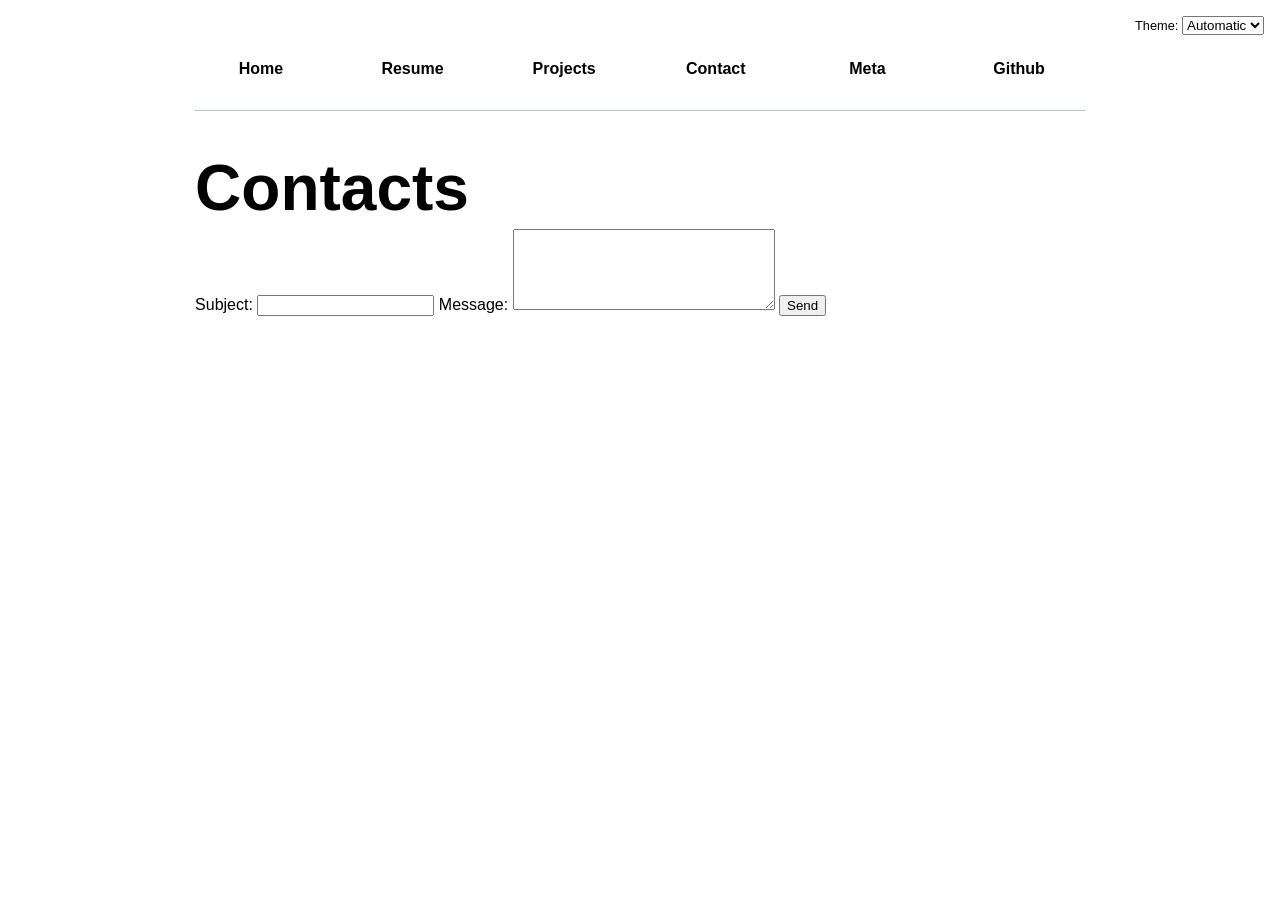
<file: contact/index.html>
<!DOCTYPE html>
<html lang="en">
<head>
    <meta charset="UTF-8">
    <meta name="viewport" content="width=device-width, initial-scale=1.0">
    <title>Jonathan Yim: Contact</title>
    <link rel="stylesheet" href="../style.css">
    <script type="module" src="../global.js"></script>
</head>
<body>
<h1>Contacts</h1>
    <form action="mailto:jyim1203@gmail.com" method="get">
        <label for="subject">Subject:
        <input name="subject">
        </label>

        <label for="body">Message:
        <textarea name="body" rows="5" cols="30"></textarea>
        </label>

        <button type="submit">Send</button>
    </form>
</body>
</html>
</file>
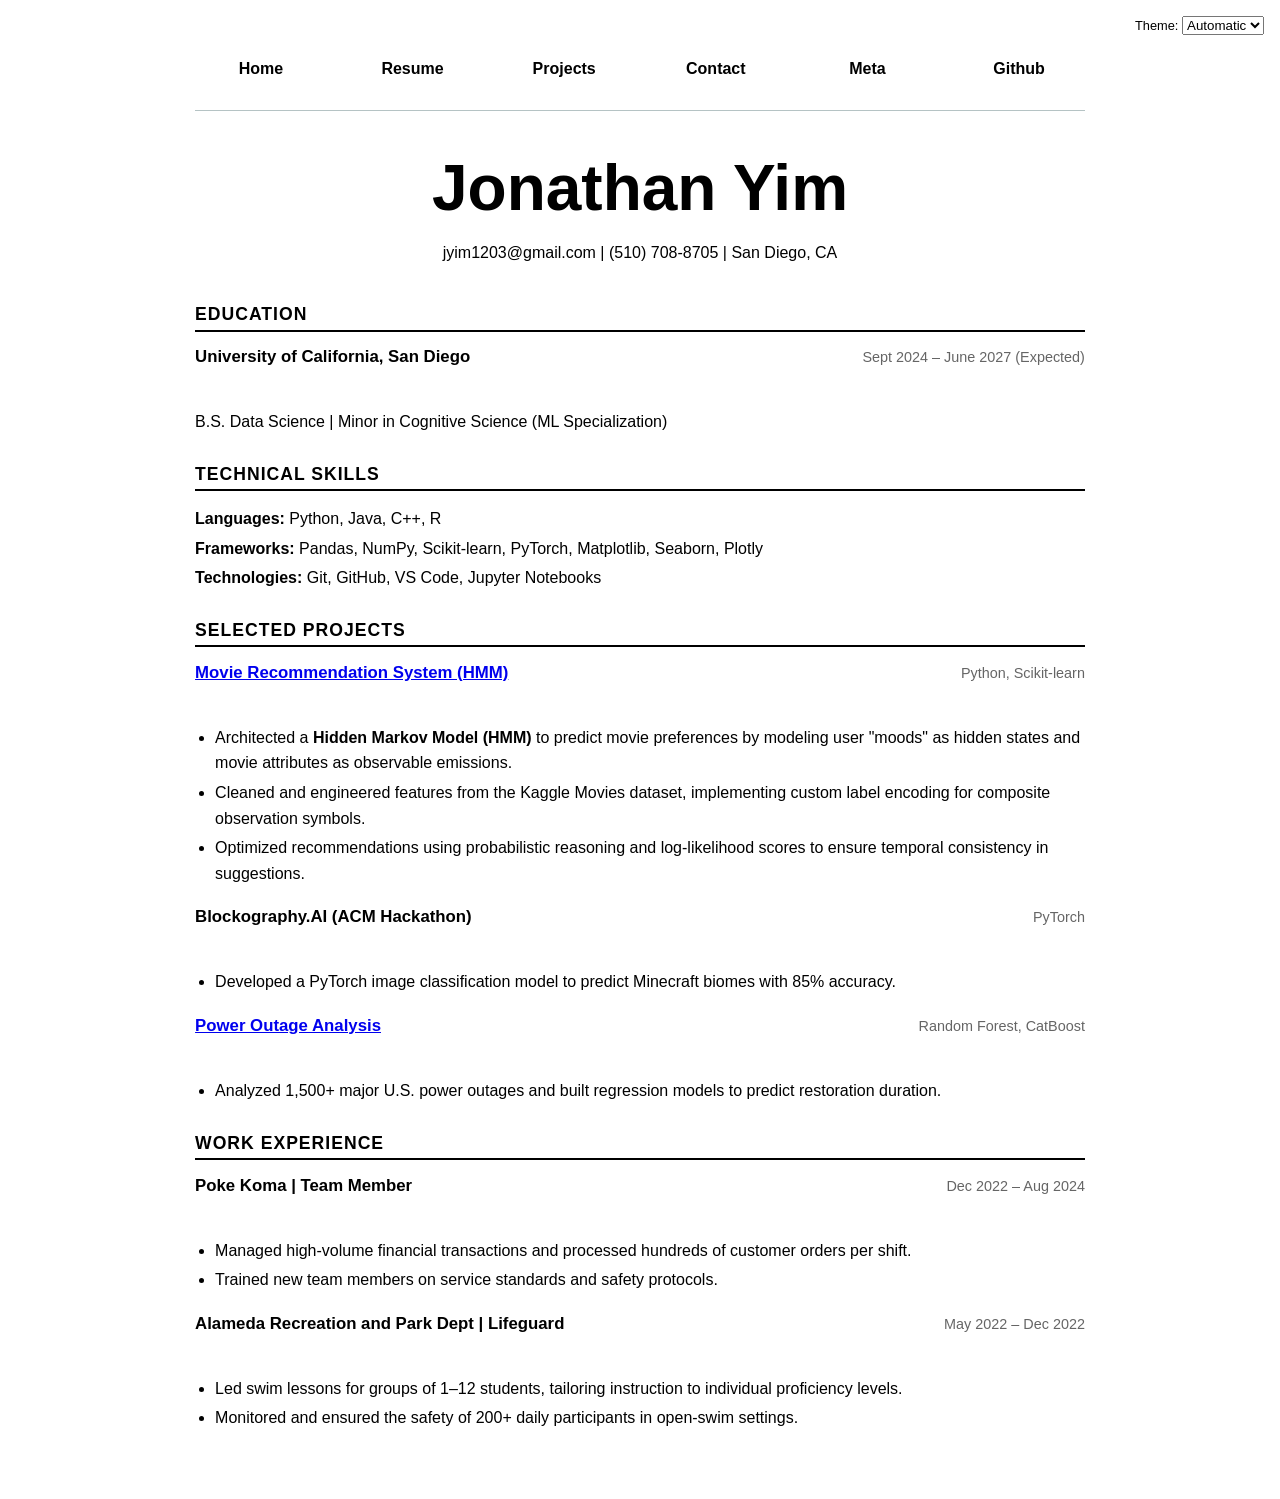
<file: resume.html>
<!DOCTYPE html>
<html lang="en">
<head>
    <meta charset="UTF-8">
    <meta name="viewport" content="width=device-width, initial-scale=1.0">
    <title>Jonathan Yim | Resume</title>
    <link rel="stylesheet" href="style.css">
    <script type="module" src="global.js"></script>
</head>
<body>
<header>
        <h1>Jonathan Yim</h1>
        <p>jyim1203@gmail.com | (510) 708-8705 | San Diego, CA</p>
    </header>

    <section id="education">
        <h2>Education</h2>
        <article>
            <header class="item-header">
                <h3>University of California, San Diego</h3>
                <span class="date">
                    <time datetime="2024-09">Sept 2024</time> – <time datetime="2027-06">June 2027</time> (Expected)
                </span>
            </header>
            <p>B.S. Data Science | Minor in Cognitive Science (ML Specialization)</p>
        </article>
    </section>

    <section id="skills">
        <h2>Technical Skills</h2>
        <ul class="skills-list">
            <li><strong>Languages:</strong> Python, Java, C++, R</li>
            <li><strong>Frameworks:</strong> Pandas, NumPy, Scikit-learn, PyTorch, Matplotlib, Seaborn, Plotly</li>
            <li><strong>Technologies:</strong> Git, GitHub, VS Code, Jupyter Notebooks</li>
        </ul>
    </section>

    <section id="projects">
        <h2>Selected Projects</h2>
        
        <article>
            <header class="item-header">
                <h3><a href="https://github.com/n2joseph4/CSE150A_Project" target="_blank">Movie Recommendation System (HMM)</a></h3>
                <span class="date">Python, Scikit-learn</span>
            </header>
            <ul>
                <li>Architected a <strong>Hidden Markov Model (HMM)</strong> to predict movie preferences by modeling user "moods" as 
                    hidden states and movie attributes as observable emissions.</li>
                <li>Cleaned and engineered features from the Kaggle Movies dataset, implementing custom label encoding for composite 
                    observation symbols.</li>
                <li>Optimized recommendations using probabilistic reasoning and log-likelihood scores to ensure temporal consistency 
                    in suggestions.</li>
            </ul>
        </article>

        <article>
            <header class="item-header">
                <h3>Blockography.AI (ACM Hackathon)</h3>
                <span class="date">PyTorch</span>
            </header>
            <ul>
                <li>Developed a PyTorch image classification model to predict Minecraft biomes with 85% accuracy.</li>
            </ul>
        </article>

        <article>
            <header class="item-header">
                <h3><a href="https://github.com/jyim1203/power-outages-analysis" target="_blank">Power Outage Analysis</a></h3>
                <span class="date">Random Forest, CatBoost</span>
            </header>
            <ul>
                <li>Analyzed 1,500+ major U.S. power outages and built regression models to predict restoration duration.</li>
            </ul>
        </article>
    </section>

    <section id="experience">
        <h2>Work Experience</h2>
        
        <article>
            <header class="item-header">
                <h3>Poke Koma | Team Member</h3>
                <span class="date">
                    <time datetime="2022-12">Dec 2022</time> – <time datetime="2024-08">Aug 2024</time>
                </span>
            </header>
            <ul>
                <li>Managed high-volume financial transactions and processed hundreds of customer orders per shift.</li>
                <li>Trained new team members on service standards and safety protocols.</li>
            </ul>
        </article>

        <article>
            <header class="item-header">
                <h3>Alameda Recreation and Park Dept | Lifeguard</h3>
                <span class="date">
                    <time datetime="2022-05">May 2022</time> – <time datetime="2022-12">Dec 2022</time>
                </span>
            </header>
            <ul>
                <li>Led swim lessons for groups of 1–12 students, tailoring instruction to individual proficiency levels.</li>
                <li>Monitored and ensured the safety of 200+ daily participants in open-swim settings.</li>
            </ul>
        </article>
    </section>

</body>
</html>
</file>
<file: style.css>
html {
    --color-accent: oklch(83.78% 0.10784 193.86);
    --color-bg: #fff;
    --color-text: #333;
    --color-heading: #2c3e50;
    --color-subheading: #34495e;
    --color-muted: #666;
    --color-border: #2c3e50;
    accent-color: var(--color-accent);
    color-scheme: light dark;
}

body {
    font-family: 'Segoe UI', Tahoma, Geneva, Verdana, sans-serif;
    line-height: 1.6;
    max-width: 100ch;
    margin-inline: auto;
    padding: 2.5rem 1.5rem;
    color: canvastext;
    background-color: canvas;
}

/* header + nav */
header { text-align: center; margin-bottom: 40px; }
h1, h2, h3, h4, h5, h6 {
    line-height: 1.1;
    text-wrap: balance;
}

h1 { font-size: 4rem; margin-bottom: 5px; }
h2 { font-size: 2.5rem; }
h3 { font-size: 1.75rem; }

nav {
    --border-color: oklch(50% 10% 200 / 40%);
    display: flex;
    gap: 1.25rem;
    border-bottom: 1px solid var(--border-color);
    padding-bottom: 1.25rem;
    margin-bottom: 2.5rem;
}

nav ul { display: contents; }
nav li { display: contents; }
nav a { text-decoration: none; color: inherit; font-weight: bold; flex: 1; text-align: center; padding: 0.5em; }
nav a.current { border-bottom: 0.4em solid var(--border-color); padding-bottom: 0.1em; }
nav a:hover {
    border-bottom: 0.4em solid var(--color-accent);
    padding-bottom: 0.1em;
    background-color: color-mix(in oklch, var(--color-accent), canvas 85%);
}

/* resume/project sections */
h2 { border-bottom: 2px solid canvastext; padding-bottom: 5px; margin-top: 30px; text-transform: uppercase; font-size: 1.1rem; letter-spacing: 1px; }
h3 { margin: 0; font-size: 1.05rem; }

article { margin-bottom: 20px; }
.item-header { display: flex; justify-content: space-between; align-items: baseline; font-weight: bold; }
.date { color: canvastext; opacity: 0.6; font-weight: normal; font-size: 0.9rem; }

.skills-list { list-style: none; padding: 0; }
ul { margin-top: 5px; padding-left: 20px; }
li { margin-bottom: 4px; }

/* pie chart */
#projects-plot {
  max-width: 20em;
  margin-block: 2em;
  overflow: visible;
}

svg:has(path:hover) path:not(:hover),
svg:has(.selected) path:not(.selected) {
  opacity: 0.5;
}

svg:has(.selected):has(path:hover) path:hover {
  opacity: 1;
}

path {
  transition: 300ms;
  cursor: pointer;
}

.container {
  display: flex;
  gap: 2em;
  align-items: center;
}

.legend {
  display: grid;
  grid-template-columns: repeat(auto-fill, minmax(9em, 1fr));
  gap: 1em;
  padding: 1em;
  border: 1px solid #ccc;
  flex: 1;
  list-style: none;
}

.legend li {
  display: flex;
  align-items: center;
  gap: 0.5em;
}

.swatch {
  display: inline-block;
  width: 1em;
  height: 1em;
  background-color: var(--color);
  border-radius: 3px;
  flex-shrink: 0;
}

/* projects grid */
.projects {
    margin-top: 2em;
    display: grid;
    grid-template-columns: repeat(auto-fill, minmax(15em, 1fr));
    grid-template-rows: auto;
    gap: 1em;
}

.projects article {
    display: grid;
    grid-row: span 3;
    grid-template-rows: subgrid;
    gap: 1em;
}

.projects article h2 {
    margin: 0;
}

.project-year {
    font-family: Baskerville, serif;
    font-variant-numeric: oldstyle-nums;
    color: canvastext;
    opacity: 0.6;
}

label.color-scheme {
    position: absolute;
    top: 1rem;
    right: 1rem;
    font-size: 80%;
}

label.color-scheme select {
    font-family: inherit;
}

/* github stats */
#profile-stats dl {
    display: grid;
    grid-template-columns: repeat(4, 1fr);
    gap: 0.5em 1em;
    margin: 0;
    padding: 0;
}

#profile-stats dt {
    font-size: 0.75rem;
    text-transform: uppercase;
    letter-spacing: 0.05em;
    opacity: 0.6;
}

#profile-stats dd {
    font-size: 2rem;
    font-weight: bold;
    margin: 0;
}

/* stats display */
.stats {
    display: grid;
    grid-template-columns: auto 1fr;
    gap: 0.5em 1em;
    margin: 0;
    padding: 0;
}

.stats dt {
    font-size: 0.75rem;
    text-transform: uppercase;
    letter-spacing: 0.05em;
    opacity: 0.6;
}

.stats dd {
    font-size: 1.5rem;
    font-weight: bold;
    margin: 0;
}

/* gridlines */
.gridlines line {
    stroke: canvastext;
    stroke-opacity: 0.15;
    shape-rendering: crispEdges;
}

.gridlines .domain {
    stroke-opacity: 0;
}

/* circle hover */
circle {
    transition: 200ms;
    transform-origin: center;
    transform-box: fill-box;
}

circle:hover {
    transform: scale(1.5);
}


/* info tooltip */
dl.info {
    display: grid;
    grid-template-columns: auto 1fr;
    gap: 0.5em 1em;
    margin: 0;
    padding: 0.75em;
    transition-duration: 500ms;
    transition-property: opacity, visibility;
}

dl.info dt {
    font-size: 0.75rem;
    text-transform: uppercase;
    letter-spacing: 0.05em;
    opacity: 0.6;
    margin: 0;
}

dl.info dd {
    margin: 0;
    font-weight: bold;
}

dl.info[hidden]:not(:hover, :focus-within) {
    opacity: 0;
    visibility: hidden;
}

.tooltip {
    position: fixed;
    top: 1em;
    left: 1em;
    background: canvas;
    border: 1px solid canvastext;
    border-color: oklch(50% 10% 200 / 40%);
    box-shadow: 0 2px 8px rgba(0, 0, 0, 0.15);
    border-radius: 6px;
    padding: 0.75em 1em;
}

@keyframes marching-ants {
  to {
    stroke-dashoffset: -8; /* 5 + 3 */
  }
}

.selection {
  fill-opacity: 0.1;
  stroke: black;
  stroke-opacity: 0.7;
  stroke-dasharray: 5 3;
  animation: marching-ants 2s linear infinite;
}

circle.selected {
  fill: #ff6b6b;
}
</file>
